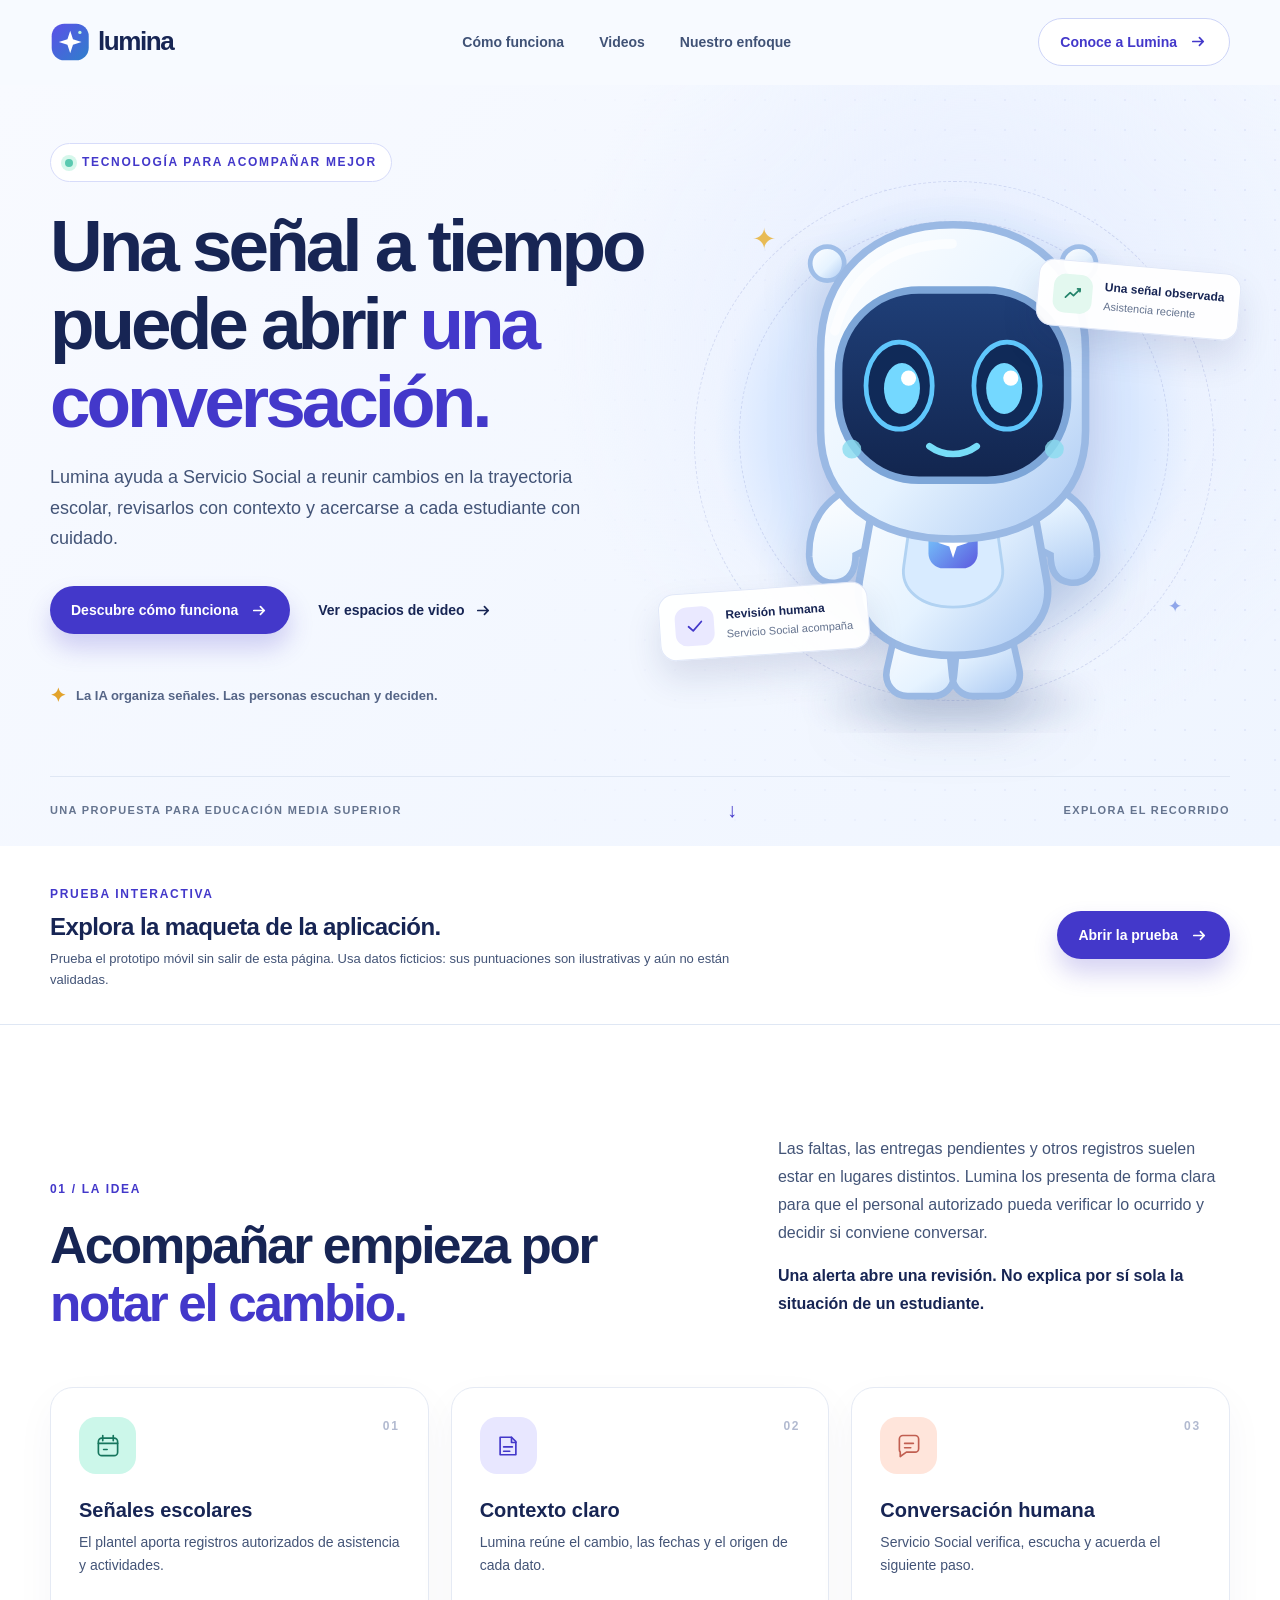
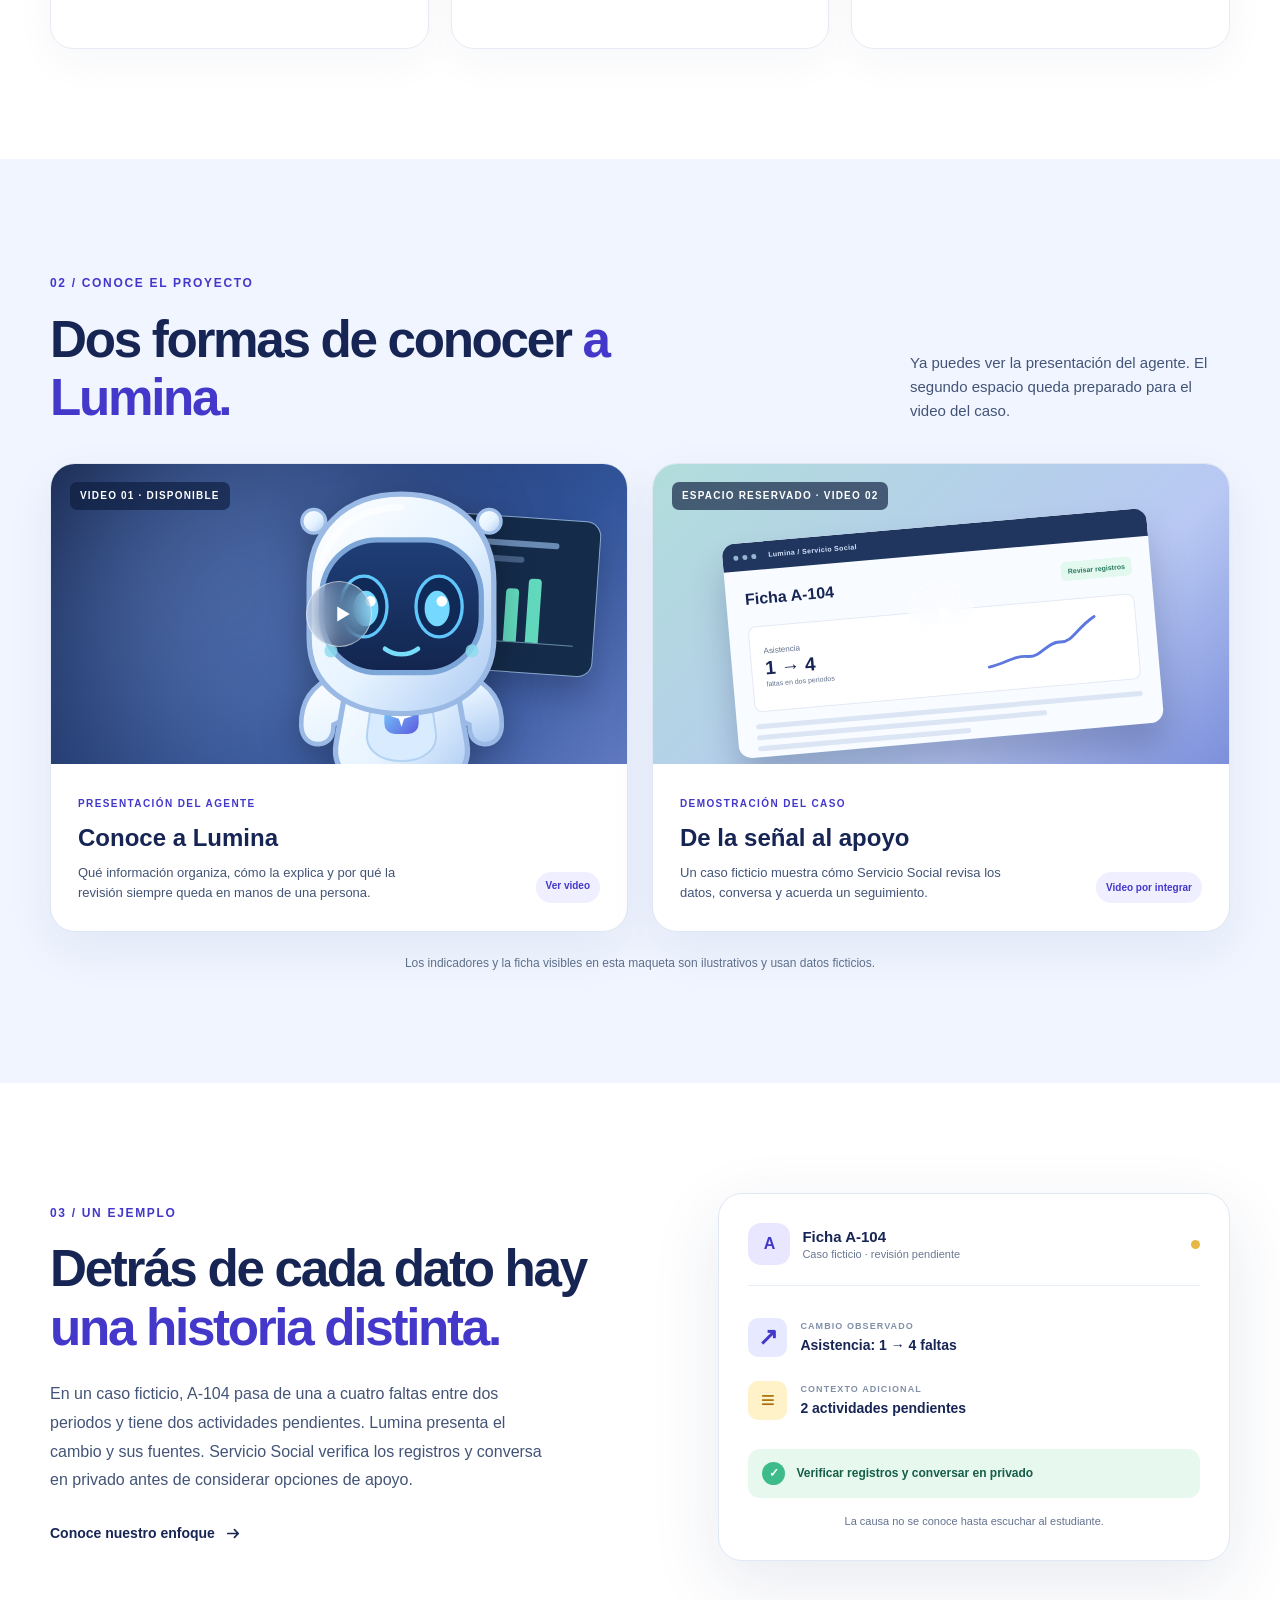
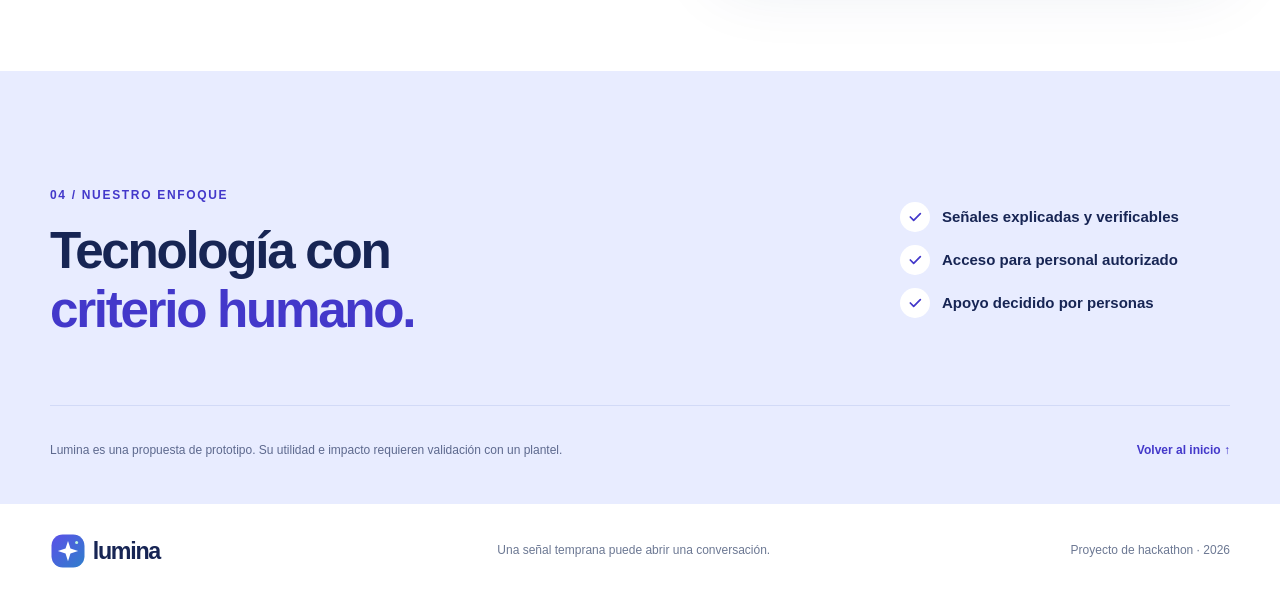
<file: landing/index.html>
<!doctype html>
<html lang="es">
<head>
  <meta charset="utf-8">
  <meta name="viewport" content="width=device-width, initial-scale=1">
  <meta name="description" content="Lumina ayuda a Servicio Social a reconocer señales escolares y abrir conversaciones de apoyo a tiempo.">
  <meta name="theme-color" content="#f7faff">
  <title>Lumina — Una señal puede abrir una conversación</title>
  <link rel="icon" href="assets/logo.svg" type="image/svg+xml">
  <link rel="stylesheet" href="styles.css?v=4">
  <script defer src="script.js?v=4"></script>
</head>
<body>
  <a class="skip-link" href="#contenido">Saltar al contenido</a>
  <header class="site-header">
    <div class="container header-inner">
      <a class="brand" href="#inicio" aria-label="Lumina, ir al inicio"><img src="assets/logo.svg" alt="" width="196" height="48"></a>
      <nav class="nav" aria-label="Navegación principal">
        <a href="#como-funciona">Cómo funciona</a>
        <a href="#videos">Videos</a>
        <a href="#confianza">Nuestro enfoque</a>
      </nav>
      <a class="header-cta" href="#videos"><span class="header-cta-full">Conoce a Lumina</span><span class="header-cta-short">Videos</span><svg viewBox="0 0 20 20" aria-hidden="true"><path d="M4 10h11m-4-4 4 4-4 4"/></svg></a>
    </div>
  </header>

  <main id="contenido">
    <section class="hero" id="inicio" aria-labelledby="hero-title">
      <div class="hero-pattern" aria-hidden="true"></div>
      <div class="container hero-grid">
        <div class="hero-copy reveal">
          <span class="eyebrow"><span class="eyebrow-dot"></span> Tecnología para acompañar mejor</span>
          <h1 id="hero-title">Una señal a tiempo puede abrir <em>una conversación.</em></h1>
          <p>Lumina ayuda a Servicio Social a reunir cambios en la trayectoria escolar, revisarlos con contexto y acercarse a cada estudiante con cuidado.</p>
          <div class="hero-actions">
            <a class="button button-primary" href="#como-funciona">Descubre cómo funciona <svg viewBox="0 0 20 20" aria-hidden="true"><path d="M4 10h11m-4-4 4 4-4 4"/></svg></a>
            <a class="text-link" href="#videos">Ver espacios de video <svg viewBox="0 0 20 20" aria-hidden="true"><path d="M4 10h11m-4-4 4 4-4 4"/></svg></a>
          </div>
          <div class="hero-note"><span class="note-icon" aria-hidden="true">✦</span><span>La IA organiza señales. Las personas escuchan y deciden.</span></div>
        </div>
        <div class="hero-art reveal" aria-label="Ilustración del agente Lumina junto a tarjetas de señales escolares">
          <div class="art-orbit art-orbit-one" aria-hidden="true"></div><div class="art-orbit art-orbit-two" aria-hidden="true"></div>
          <div class="art-glow" aria-hidden="true"></div>
          <div class="float-card float-card-top" aria-hidden="true"><span class="signal-icon"><svg viewBox="0 0 24 24"><path d="M4 16.5 9 11l4 3 7-8"/><path d="M17 6h3v3"/></svg></span><span><strong>Una señal observada</strong><small>Asistencia reciente</small></span></div>
          <svg class="agent" xmlns="http://www.w3.org/2000/svg" viewBox="0 0 520 560" width="520" height="560" aria-hidden="true" focusable="false">
            <defs>
              <linearGradient id="body" x1="0" y1="0" x2="1" y2="1"><stop stop-color="#fff"/><stop offset=".55" stop-color="#E6F3FF"/><stop offset="1" stop-color="#A9C8F2"/></linearGradient>
              <linearGradient id="face" x1="0" y1="0" x2="0" y2="1"><stop stop-color="#1F3F78"/><stop offset="1" stop-color="#12254E"/></linearGradient>
              <linearGradient id="blue" x1="0" y1="0" x2="1" y2="1"><stop stop-color="#7AD6FF"/><stop offset="1" stop-color="#5C59DF"/></linearGradient>
              <filter id="shadow" x="-40%" y="-40%" width="180%" height="180%"><feGaussianBlur stdDeviation="18"/></filter>
            </defs>
            <ellipse cx="260" cy="528" rx="139" ry="19" fill="#26437D" opacity=".16" filter="url(#shadow)"/>
            <path d="M161 102 132 70M359 102l29-32" stroke="#9FBEE8" stroke-width="15" stroke-linecap="round"/>
            <circle cx="127" cy="64" r="18" fill="url(#body)" stroke="#9FBEE8" stroke-width="5"/><circle cx="393" cy="64" r="18" fill="url(#body)" stroke="#9FBEE8" stroke-width="5"/>
            <path d="M161 296c-39 17-54 42-53 78 1 18 13 29 29 27 14-2 20-13 20-29l34-17M359 296c39 17 54 42 53 78-1 18-13 29-29 27-14-2-20-13-20-29l-34-17" fill="url(#body)" stroke="#9AB9E4" stroke-width="7" stroke-linecap="round"/>
            <path d="M205 426 190 493c-3 15 7 28 22 28h27c12 0 21-9 22-21l7-69M315 426l15 67c3 15-7 28-22 28h-27c-12 0-21-9-22-21l-7-69" fill="url(#body)" stroke="#9AB9E4" stroke-width="7"/>
            <path d="M183 276c9-20 36-29 77-29s68 9 77 29l22 123c8 45-32 79-99 79s-107-34-99-79l22-123Z" fill="url(#body)" stroke="#9AB9E4" stroke-width="8"/>
            <path d="M219 305c18-9 64-9 82 0l11 78c4 25-17 44-52 44s-56-19-52-44l11-78Z" fill="#D8EBFF" stroke="#B1D2F2" stroke-width="3"/>
            <rect x="234" y="334" width="52" height="52" rx="16" fill="url(#blue)"/>
            <path d="m260 343 4 12 12 4-12 4-4 12-4-12-12-4 12-4 4-12Z" fill="#fff"/>
            <path d="M120 156c0-79 54-133 140-133s140 54 140 133v85c0 73-59 114-140 114s-140-41-140-114v-85Z" fill="url(#body)" stroke="#9AB9E4" stroke-width="8"/>
            <rect x="139" y="92" width="242" height="201" rx="85" fill="url(#face)" stroke="#7DA6D8" stroke-width="8"/>
            <ellipse cx="203" cy="193" rx="35" ry="46" fill="#102A58" stroke="#5FC7FC" stroke-width="5"/>
            <ellipse cx="317" cy="193" rx="35" ry="46" fill="#102A58" stroke="#5FC7FC" stroke-width="5"/>
            <g data-eye="left"><ellipse cx="206" cy="196" rx="19" ry="27" fill="#74D8FF"/><circle cx="213" cy="185" r="8" fill="#fff"/></g>
            <g data-eye="right"><ellipse cx="314" cy="196" rx="19" ry="27" fill="#74D8FF"/><circle cx="321" cy="185" r="8" fill="#fff"/></g>
            <path d="M235 257c15 11 35 11 50 0" stroke="#77DDF8" stroke-width="7" stroke-linecap="round" fill="none"/>
            <circle cx="153" cy="260" r="10" fill="#89DCEF" opacity=".8"/><circle cx="367" cy="260" r="10" fill="#89DCEF" opacity=".8"/>
            <path d="M135 135c16-56 56-91 124-92" stroke="#fff" stroke-width="10" opacity=".65" stroke-linecap="round" fill="none"/>
          </svg>
          <div class="float-card float-card-bottom" aria-hidden="true"><span class="small-check"><svg viewBox="0 0 24 24"><path d="m5 12 5 5L20 7"/></svg></span><span><strong>Revisión humana</strong><small>Servicio Social acompaña</small></span></div>
          <span class="sparkle sparkle-one" aria-hidden="true">✦</span><span class="sparkle sparkle-two" aria-hidden="true">✦</span>
        </div>
      </div>
      <div class="container hero-bottom"><span>Una propuesta para educación media superior</span><span aria-hidden="true">↓</span><span>Explora el recorrido</span></div>
    </section>

    <section class="demo-entry" aria-labelledby="demo-entry-title">
      <div class="container demo-entry-inner">
        <div><span class="kicker">PRUEBA INTERACTIVA</span><h2 id="demo-entry-title">Explora la maqueta de la aplicación.</h2><p>Prueba el prototipo móvil sin salir de esta página. Usa datos ficticios: sus puntuaciones son ilustrativas y aún no están validadas.</p></div>
        <a class="button button-primary" href="prueba.html" data-demo-open>Abrir la prueba <svg viewBox="0 0 20 20" aria-hidden="true"><path d="M4 10h11m-4-4 4 4-4 4"/></svg></a>
      </div>
    </section>

    <section class="intro section" id="como-funciona" aria-labelledby="intro-title">
      <div class="container intro-grid">
        <div class="section-heading reveal"><span class="kicker">01 / LA IDEA</span><h2 id="intro-title">Acompañar empieza por <span>notar el cambio.</span></h2></div>
        <div class="intro-copy reveal"><p>Las faltas, las entregas pendientes y otros registros suelen estar en lugares distintos. Lumina los presenta de forma clara para que el personal autorizado pueda verificar lo ocurrido y decidir si conviene conversar.</p><p class="subtle">Una alerta abre una revisión. No explica por sí sola la situación de un estudiante.</p></div>
      </div>
      <div class="container steps">
        <article class="step reveal"><span class="step-number">01</span><div class="step-icon mint"><svg viewBox="0 0 32 32" aria-hidden="true"><rect x="5" y="7" width="22" height="20" rx="4"/><path d="M10 4v6m12-6v6M5 13h22m-16 7h4"/></svg></div><h3>Señales escolares</h3><p>El plantel aporta registros autorizados de asistencia y actividades.</p></article>
        <article class="step reveal"><span class="step-number">02</span><div class="step-icon lavender"><svg viewBox="0 0 32 32" aria-hidden="true"><path d="M7 6h13l5 5v15H7z"/><path d="M20 6v6h5M11 17h10m-10 5h7"/></svg></div><h3>Contexto claro</h3><p>Lumina reúne el cambio, las fechas y el origen de cada dato.</p></article>
        <article class="step reveal"><span class="step-number">03</span><div class="step-icon peach"><svg viewBox="0 0 32 32" aria-hidden="true"><path d="M5 8a4 4 0 0 1 4-4h14a4 4 0 0 1 4 4v11a4 4 0 0 1-4 4H13l-7 5v-5a4 4 0 0 1-1-3z"/><path d="M11 13h10m-10 5h7"/></svg></div><h3>Conversación humana</h3><p>Servicio Social verifica, escucha y acuerda el siguiente paso.</p></article>
      </div>
    </section>

    <section class="media-section section" id="videos" aria-labelledby="videos-title">
      <div class="container">
        <div class="media-heading reveal"><div><span class="kicker">02 / CONOCE EL PROYECTO</span><h2 id="videos-title">Dos formas de conocer <span>a Lumina.</span></h2></div><p>Ya puedes ver la presentación del agente. El segundo espacio queda preparado para el video del caso.</p></div>
        <div class="video-grid">
          <article class="video-card reveal" aria-labelledby="video-one-title">
            <div class="video-poster agent-poster">
              <div class="poster-glow" aria-hidden="true"></div>
              <img src="assets/agent.svg" alt="" loading="lazy" width="520" height="560">
              <div class="poster-ui" aria-hidden="true"><span class="ui-line line-long"></span><span class="ui-line line-medium"></span><span class="ui-chart"><i></i><i></i><i></i><i></i><i></i></span></div>
              <span class="video-label">VIDEO 01 · DISPONIBLE</span>
              <a class="video-open" href="assets/video_a2.mp4" data-video-open aria-label="Reproducir video: Conoce a Lumina"><span class="play-mark" aria-hidden="true"><svg viewBox="0 0 24 24"><path d="m9 6 10 6-10 6z"/></svg></span></a>
            </div>
            <div class="video-info"><div><span class="card-overline">PRESENTACIÓN DEL AGENTE</span><h3 id="video-one-title">Conoce a Lumina</h3><p>Qué información organiza, cómo la explica y por qué la revisión siempre queda en manos de una persona.</p></div><a class="coming-soon" href="assets/video_a2.mp4" data-video-open>Ver video</a></div>
          </article>
          <article class="video-card reveal" aria-labelledby="video-two-title">
            <div class="video-poster demo-poster">
              <div class="demo-window" aria-hidden="true"><div class="demo-top"><span></span><span></span><span></span><b>Lumina / Servicio Social</b></div><div class="demo-body"><div class="demo-title"><span>Ficha A-104</span><small>Revisar registros</small></div><div class="demo-stat"><div><small>Asistencia</small><strong>1 → 4</strong><span>faltas en dos periodos</span></div><svg viewBox="0 0 160 80"><path d="M5 65C30 61 40 52 59 55s28-18 46-16 24-17 50-31"/></svg></div><div class="demo-bars"><span></span><span></span><span></span></div></div></div>
              <span class="video-label">ESPACIO RESERVADO · VIDEO 02</span>
              <span class="play-mark" aria-hidden="true"><svg viewBox="0 0 24 24"><path d="m9 6 10 6-10 6z"/></svg></span>
            </div>
            <div class="video-info"><div><span class="card-overline">DEMOSTRACIÓN DEL CASO</span><h3 id="video-two-title">De la señal al apoyo</h3><p>Un caso ficticio muestra cómo Servicio Social revisa los datos, conversa y acuerda un seguimiento.</p></div><button class="coming-soon" type="button" disabled title="Pendiente de recibir el segundo video">Video por integrar</button></div>
          </article>
        </div>
        <p class="media-footnote">Los indicadores y la ficha visibles en esta maqueta son ilustrativos y usan datos ficticios.</p>
      </div>
    </section>

    <section class="story section" aria-labelledby="story-title">
      <div class="container story-grid">
        <div class="story-copy reveal"><span class="kicker">03 / UN EJEMPLO</span><h2 id="story-title">Detrás de cada dato hay <span>una historia distinta.</span></h2><p>En un caso ficticio, A-104 pasa de una a cuatro faltas entre dos periodos y tiene dos actividades pendientes. Lumina presenta el cambio y sus fuentes. Servicio Social verifica los registros y conversa en privado antes de considerar opciones de apoyo.</p><a class="text-link" href="#confianza">Conoce nuestro enfoque <svg viewBox="0 0 20 20" aria-hidden="true"><path d="M4 10h11m-4-4 4 4-4 4"/></svg></a></div>
        <div class="story-visual reveal" aria-label="Esquema de revisión del caso ficticio A-104"><div class="case-head"><span class="case-avatar">A</span><span><strong>Ficha A-104</strong><small>Caso ficticio · revisión pendiente</small></span><span class="case-dot"></span></div><div class="case-divider"></div><div class="case-signal"><span class="mini-symbol">↗</span><div><small>CAMBIO OBSERVADO</small><strong>Asistencia: 1 → 4 faltas</strong></div></div><div class="case-signal"><span class="mini-symbol yellow">≡</span><div><small>CONTEXTO ADICIONAL</small><strong>2 actividades pendientes</strong></div></div><div class="case-action"><span class="action-check">✓</span><span>Verificar registros y conversar en privado</span></div><p>La causa no se conoce hasta escuchar al estudiante.</p></div>
      </div>
    </section>

    <section class="trust section" id="confianza" aria-labelledby="trust-title"><div class="container trust-inner reveal"><div><span class="kicker">04 / NUESTRO ENFOQUE</span><h2 id="trust-title">Tecnología con <span>criterio humano.</span></h2></div><div class="trust-points"><p><svg viewBox="0 0 24 24" aria-hidden="true"><path d="m5 12 5 5L20 7"/></svg> Señales explicadas y verificables</p><p><svg viewBox="0 0 24 24" aria-hidden="true"><path d="m5 12 5 5L20 7"/></svg> Acceso para personal autorizado</p><p><svg viewBox="0 0 24 24" aria-hidden="true"><path d="m5 12 5 5L20 7"/></svg> Apoyo decidido por personas</p></div></div><div class="container trust-bottom"><p>Lumina es una propuesta de prototipo. Su utilidad e impacto requieren validación con un plantel.</p><a href="#inicio">Volver al inicio ↑</a></div></section>
  </main>
  <footer class="site-footer"><div class="container footer-inner"><img src="assets/logo.svg" alt="Lumina" width="147" height="36"><span>Una señal temprana puede abrir una conversación.</span><span>Proyecto de hackathon · 2026</span></div></footer>
  <dialog class="demo-dialog" id="demo-dialog" aria-labelledby="demo-dialog-title">
    <div class="demo-dialog-shell">
      <div class="demo-dialog-header">
        <div><span class="demo-dialog-eyebrow">PRUEBA INTERACTIVA</span><h2 id="demo-dialog-title">Conoce a Lumina</h2></div>
        <button class="demo-close" type="button" aria-label="Cerrar la prueba" data-demo-close><svg viewBox="0 0 24 24" aria-hidden="true"><path d="M5 5 19 19M19 5 5 19"/></svg><span>Cerrar</span></button>
      </div>
      <iframe id="demo-frame" title="Prueba interactiva de Lumina" data-src="prueba.html?embed=1"></iframe>
    </div>
  </dialog>
  <dialog class="demo-dialog video-dialog" id="video-dialog" aria-labelledby="video-dialog-title">
    <div class="demo-dialog-shell">
      <div class="demo-dialog-header">
        <div><span class="demo-dialog-eyebrow">VIDEO 01 · PRESENTACIÓN</span><h2 id="video-dialog-title">Conoce a Lumina</h2></div>
        <button class="demo-close" type="button" aria-label="Cerrar el video" data-video-close><svg viewBox="0 0 24 24" aria-hidden="true"><path d="M5 5 19 19M19 5 5 19"/></svg><span>Cerrar</span></button>
      </div>
      <video id="intro-video" controls playsinline preload="metadata"><source src="assets/video_a2.mp4" type="video/mp4">Tu navegador no puede reproducir este video.</video>
    </div>
  </dialog>
</body>
</html>
</file>
<file: landing/styles.css>
:root{--ink:#172554;--ink-soft:#435477;--brand:#4338ca;--brand-dark:#3126ad;--surface:#fff;--bg:#f7faff;--line:#dfe7f4;--mint:#ccf7ea;--lavender:#e8e7ff;--yellow:#fde68a;--peach:#ffe5db;--radius:26px;--shadow:0 22px 70px rgba(32,53,107,.1)}
*{box-sizing:border-box}html{scroll-behavior:smooth}body{margin:0;color:var(--ink);background:var(--bg);font:400 16px/1.6 "DM Sans","Avenir Next",Avenir,Arial,sans-serif;-webkit-font-smoothing:antialiased}img,svg{display:block}a{color:inherit;text-decoration:none}button,a{-webkit-tap-highlight-color:transparent}a:focus-visible{outline:3px solid #e88728;outline-offset:5px;border-radius:8px}::selection{background:#d9d8ff;color:var(--ink)}.container{width:min(1180px,calc(100% - 48px));margin-inline:auto}.section{padding:110px 0}.skip-link{position:absolute;z-index:1000;top:-100px;left:20px;background:#fff;padding:10px 16px;border-radius:9px}.skip-link:focus{top:10px}.site-header{position:sticky;top:0;z-index:50;background:rgba(247,250,255,.91);backdrop-filter:blur(18px);border-bottom:1px solid transparent;transition:border-color .25s,box-shadow .25s}.site-header.is-scrolled{border-color:var(--line);box-shadow:0 10px 30px rgba(29,46,91,.05)}.header-inner{min-height:84px;display:flex;align-items:center;justify-content:space-between;gap:24px}.brand img{width:165px;height:auto}.nav{display:flex;align-items:center;gap:35px;font-size:14px;font-weight:700;color:#405276}.nav a{padding:10px 0;transition:color .2s}.nav a:hover,.text-link:hover{color:var(--brand)}.header-cta,.button{display:inline-flex;align-items:center;justify-content:center;gap:12px;min-height:48px;padding:12px 21px;border-radius:100px;font-weight:800;font-size:14px;white-space:nowrap;transition:transform .2s,background .2s,box-shadow .2s}.header-cta{border:1px solid #cdd4f7;background:#fff;color:var(--brand)}.header-cta:hover,.button:hover{transform:translateY(-2px);box-shadow:0 12px 25px rgba(67,56,202,.15)}.header-cta svg,.button svg,.text-link svg{width:19px;height:19px;fill:none;stroke:currentColor;stroke-width:1.8;stroke-linecap:round;stroke-linejoin:round}.button-primary{background:var(--brand);color:#fff;box-shadow:0 14px 25px rgba(67,56,202,.22)}.button-primary:hover{background:var(--brand-dark)}.text-link{display:inline-flex;align-items:center;gap:9px;color:var(--ink);font-size:14px;font-weight:800;min-height:44px;transition:color .2s}.text-link svg{transition:transform .2s}.text-link:hover svg{transform:translateX(3px)}
.hero{position:relative;overflow:hidden;background:radial-gradient(circle at 76% 34%,#e5edff 0,transparent 38%),linear-gradient(135deg,#f8faff 0%,#eff5ff 100%)}.hero-pattern{position:absolute;inset:0;pointer-events:none;background-image:radial-gradient(#7c87dc 1px,transparent 1px);background-size:30px 30px;opacity:.12;mask-image:linear-gradient(90deg,transparent 36%,#000 100%)}.hero-grid{position:relative;display:grid;grid-template-columns:1.05fr .95fr;align-items:center;min-height:625px;gap:16px}.hero-copy{padding:58px 0 65px;position:relative;z-index:2}.eyebrow,.kicker,.card-overline{font-size:12px;font-weight:900;letter-spacing:.14em;text-transform:uppercase;color:var(--brand)}.eyebrow{display:inline-flex;align-items:center;gap:9px;border:1px solid #d7dcfa;padding:9px 14px;border-radius:100px;background:#fff}.eyebrow-dot{height:8px;width:8px;background:#5ac9b0;border-radius:50%;box-shadow:0 0 0 4px #d6f7eb}h1,h2,h3,p{margin-top:0}h1,h2,h3{font-family:Nunito,"Avenir Next",Avenir,Arial,sans-serif}h1{max-width:710px;margin:25px 0 22px;font-size:clamp(48px,5.7vw,78px);line-height:1.065;letter-spacing:-.055em;font-weight:900}h1 em{font-style:normal;color:var(--brand)}.hero-copy>p{max-width:550px;font-size:18px;line-height:1.7;color:var(--ink-soft)}.hero-actions{display:flex;align-items:center;gap:28px;margin-top:32px;flex-wrap:wrap}.hero-note{display:flex;align-items:center;gap:10px;margin-top:47px;color:#556587;font-size:13px;font-weight:700}.note-icon{color:#e2a32c;font-size:19px}.hero-art{height:570px;position:relative;isolation:isolate;display:flex;align-items:flex-end;justify-content:center}.art-glow{position:absolute;z-index:-2;width:490px;height:490px;left:50%;top:40px;transform:translateX(-50%);border-radius:50%;background:radial-gradient(circle,#d5dcff 0,#d9e8ff 52%,transparent 69%)}.art-orbit{position:absolute;border:1.5px dashed rgba(85,100,186,.18);border-radius:50%;z-index:-1}.art-orbit-one{width:430px;height:430px;top:75px}.art-orbit-two{width:520px;height:520px;top:35px}.agent{height:530px;width:auto;max-width:100%;filter:drop-shadow(0 25px 24px rgba(31,51,108,.17));transform:translateY(17px)}.float-card{position:absolute;z-index:3;display:flex;align-items:center;gap:12px;min-width:190px;padding:13px 15px;border:1px solid #e1e8f8;background:rgba(255,255,255,.96);box-shadow:0 18px 35px rgba(33,48,105,.13);border-radius:16px}.float-card strong,.float-card small{display:block;line-height:1.35}.float-card strong{font-size:12px}.float-card small{font-size:11px;color:#63728e;margin-top:4px}.float-card-top{top:120px;right:-10px;transform:rotate(5deg)}.float-card-bottom{bottom:61px;left:-18px;transform:rotate(-4deg)}.signal-icon,.small-check{display:grid;place-items:center;flex:none;width:39px;height:39px;border-radius:12px;background:#e3f8ef;color:#23836a}.signal-icon svg,.small-check svg{width:21px;height:21px;fill:none;stroke:currentColor;stroke-width:2;stroke-linecap:round;stroke-linejoin:round}.small-check{background:#eae9ff;color:var(--brand)}.sparkle{position:absolute;font-size:29px;color:#e8bb55}.sparkle-one{top:70px;left:75px}.sparkle-two{right:48px;bottom:96px;font-size:17px;color:#8fa6ea}.hero-bottom{position:relative;display:flex;align-items:center;justify-content:space-between;padding:17px 0 20px;border-top:1px solid #dfe7f4;color:#65748f;font-size:11px;font-weight:800;letter-spacing:.12em;text-transform:uppercase}.hero-bottom span:nth-child(2){font-size:20px;color:var(--brand)}
.intro{background:#fff}.intro-grid{display:grid;grid-template-columns:1fr .72fr;gap:100px;align-items:end}.section-heading h2,.media-heading h2,.story h2,.trust h2{font-size:clamp(35px,4vw,54px);line-height:1.14;letter-spacing:-.045em;font-weight:900;margin:16px 0 0}.section-heading h2 span,.media-heading h2 span,.story h2 span,.trust h2 span{color:var(--brand)}.intro-copy p{color:var(--ink-soft);font-size:16px;line-height:1.75;margin:0 0 15px}.intro-copy .subtle{font-weight:800;color:var(--ink)}.steps{display:grid;grid-template-columns:repeat(3,1fr);gap:22px;margin-top:54px}.step{position:relative;min-height:262px;padding:29px 28px;border:1px solid #e5eaf4;border-radius:23px;background:#fff;box-shadow:0 14px 40px rgba(36,56,103,.04)}.step-number{position:absolute;top:29px;right:28px;color:#b2bad0;font-size:12px;font-weight:900;letter-spacing:.15em}.step-icon{display:grid;place-items:center;width:57px;height:57px;border-radius:17px;margin-bottom:24px}.step-icon.mint{background:var(--mint);color:#16755d}.step-icon.lavender{background:var(--lavender);color:var(--brand)}.step-icon.peach{background:var(--peach);color:#c15f51}.step-icon svg{width:28px;height:28px;fill:none;stroke:currentColor;stroke-width:1.9;stroke-linecap:round;stroke-linejoin:round}.step h3{font-size:20px;line-height:1.25;margin-bottom:8px}.step p{font-size:14px;line-height:1.6;color:var(--ink-soft);margin:0}
.media-section{background:#f0f5ff}.media-heading{display:flex;align-items:end;justify-content:space-between;gap:55px;margin-bottom:35px}.media-heading h2{max-width:600px}.media-heading p{max-width:320px;margin:0 0 5px;color:var(--ink-soft);font-size:15px}.video-grid{display:grid;grid-template-columns:repeat(2,minmax(0,1fr));gap:24px}.video-card{overflow:hidden;background:#fff;border-radius:25px;border:1px solid #dfe6f3;box-shadow:0 18px 48px rgba(34,59,113,.07)}.video-poster{position:relative;height:300px;overflow:hidden;isolation:isolate}.agent-poster{background:linear-gradient(130deg,#142348,#315399 70%,#617ac1)}.poster-glow{position:absolute;width:370px;height:370px;left:0;top:-48px;border-radius:50%;background:#7194d9;filter:blur(80px);opacity:.48}.agent-poster>img{position:absolute;z-index:1;height:370px;width:auto;bottom:-85px;left:31%;filter:drop-shadow(0 10px 18px rgba(0,0,0,.28))}.poster-ui{position:absolute;right:30px;top:52px;width:178px;height:156px;padding:23px 20px;background:#142b4a;border:1px solid #88a8ce;border-radius:15px;box-shadow:0 17px 32px rgba(0,0,0,.2);transform:rotate(4deg)}.ui-line{display:block;height:6px;border-radius:9px;background:#80a3cf;margin-bottom:10px;opacity:.8}.line-long{width:85%}.line-medium{width:60%;opacity:.45}.ui-chart{display:flex;align-items:end;gap:9px;height:70px;border-bottom:1px solid #668ca8}.ui-chart i{display:block;width:13px;background:#62d9bd;border-radius:4px 4px 0 0}.ui-chart i:nth-child(1){height:26px}.ui-chart i:nth-child(2){height:38px}.ui-chart i:nth-child(3){height:34px}.ui-chart i:nth-child(4){height:53px}.ui-chart i:nth-child(5){height:64px}.video-label{position:absolute;z-index:4;top:18px;left:19px;padding:6px 10px;border-radius:7px;background:rgba(13,28,61,.66);color:#fff;font-size:10px;font-weight:900;letter-spacing:.12em}.play-mark{position:absolute;z-index:5;left:50%;top:50%;transform:translate(-50%,-50%);display:grid;place-items:center;width:66px;height:66px;border:1px solid rgba(255,255,255,.55);border-radius:50%;background:rgba(255,255,255,.19);backdrop-filter:blur(12px);color:#fff;pointer-events:none}.play-mark svg{width:30px;height:30px;fill:currentColor;stroke:none;margin-left:3px}.video-info{display:flex;align-items:end;justify-content:space-between;gap:18px;padding:25px 27px 28px}.card-overline{font-size:10px}.video-info h3{font-size:24px;margin:5px 0 5px}.video-info p{max-width:350px;color:var(--ink-soft);font-size:13px;line-height:1.55;margin:0}.coming-soon{display:block;flex:none;padding:7px 10px;border-radius:100px;background:#f0efff;color:var(--brand);font-size:10px;font-weight:900;white-space:nowrap}.demo-poster{display:flex;align-items:center;justify-content:center;background:linear-gradient(135deg,#b1dddb,#b8c8f3 68%,#7c8fdb)}.demo-window{width:74%;height:215px;background:#f8fbff;border-radius:13px;box-shadow:0 25px 35px rgba(23,37,84,.25);transform:rotate(-5deg) translateY(20px);overflow:hidden}.demo-top{height:28px;background:#20365f;display:flex;align-items:center;gap:4px;padding:0 11px;color:#d8e7ff}.demo-top span{height:5px;width:5px;border-radius:50%;background:#96b4d2}.demo-top b{margin-left:8px;font-size:7px;letter-spacing:.05em}.demo-body{padding:16px 19px}.demo-title{display:flex;align-items:center;justify-content:space-between;font-weight:900;font-size:16px}.demo-title small{background:#e3f8ef;padding:4px 7px;border-radius:5px;color:#287961;font-size:7px}.demo-stat{display:flex;justify-content:space-between;align-items:center;margin-top:14px;padding:13px;border:1px solid #e4eaf4;border-radius:8px;background:#fff}.demo-stat small,.demo-stat strong,.demo-stat span{display:block;line-height:1.25}.demo-stat small{font-size:8px;color:#60718d}.demo-stat strong{font-size:19px}.demo-stat span{font-size:7px;color:#60718d}.demo-stat svg{width:46%;height:58px;fill:none;stroke:#5d78df;stroke-width:4;stroke-linecap:round}.demo-bars{display:flex;flex-direction:column;gap:6px;margin-top:12px}.demo-bars span{height:5px;background:#dce5f4;border-radius:10px}.demo-bars span:nth-child(2){width:75%}.demo-bars span:nth-child(3){width:55%}.media-footnote{text-align:center;font-size:12px;color:#60718c;margin:22px 0 0}
.story{background:#fff}.story-grid{display:grid;grid-template-columns:1fr .9fr;align-items:center;gap:100px}.story-copy p{max-width:500px;color:var(--ink-soft);line-height:1.8;margin:23px 0 16px}.story-visual{padding:29px;background:#fff;border:1px solid #e0e8f5;border-radius:24px;box-shadow:var(--shadow);transform:rotate(1deg)}.case-head{display:flex;align-items:center;gap:12px}.case-avatar{display:grid;place-items:center;width:42px;height:42px;border-radius:13px;background:var(--lavender);color:var(--brand);font-weight:900}.case-head strong,.case-head small{display:block;line-height:1.35}.case-head strong{font-size:15px}.case-head small{font-size:11px;color:#6a7893}.case-dot{margin-left:auto;width:9px;height:9px;border-radius:50%;background:#e8b845}.case-divider{height:1px;background:#e7edf6;margin:20px 0}.case-signal{display:flex;align-items:center;gap:13px;padding:12px 0}.mini-symbol{display:grid;place-items:center;width:39px;height:39px;border-radius:10px;background:#e6e9ff;color:var(--brand);font-size:24px;font-weight:700}.mini-symbol.yellow{background:#fff1c8;color:#a87210}.case-signal small,.case-signal strong{display:block}.case-signal small{font-size:9px;color:#8290a7;letter-spacing:.12em;font-weight:900}.case-signal strong{font-size:14px}.case-action{display:flex;align-items:center;gap:11px;margin-top:17px;padding:13px 14px;border-radius:12px;background:#e7f8ef;color:#155e48;font-size:12px;font-weight:900}.action-check{display:grid;place-items:center;width:23px;height:23px;border-radius:50%;background:#3dbb89;color:#fff}.story-visual>p{font-size:11px;color:#64728f;margin:15px 0 0;text-align:center}.trust{background:#e8ecff;padding-bottom:31px}.trust-inner{display:flex;justify-content:space-between;align-items:center;gap:50px}.trust-inner h2{max-width:500px}.trust-points{display:grid;gap:13px;min-width:330px}.trust-points p{display:flex;align-items:center;gap:12px;font-size:15px;font-weight:800;margin:0}.trust-points svg{width:30px;height:30px;border-radius:50%;background:#fff;color:var(--brand);padding:7px;fill:none;stroke:currentColor;stroke-width:2.6;stroke-linecap:round;stroke-linejoin:round}.trust-bottom{display:flex;justify-content:space-between;align-items:center;gap:20px;border-top:1px solid #d2daf7;margin-top:66px;padding-top:23px;color:#5d698e;font-size:12px}.trust-bottom p{margin:0}.trust-bottom a{font-weight:900;color:var(--brand);min-height:44px;display:inline-flex;align-items:center}.site-footer{background:#fff}.footer-inner{display:flex;justify-content:space-between;align-items:center;gap:20px;padding:29px 0;color:#6c7893;font-size:12px}.footer-inner img{height:auto}
.will-reveal{opacity:0;transform:translateY(21px);transition:opacity .65s ease,transform .65s cubic-bezier(.2,.7,.2,1)}.will-reveal.is-visible{opacity:1;transform:translateY(0)}.steps .reveal:nth-child(2),.video-grid .reveal:nth-child(2){transition-delay:.1s}.steps .reveal:nth-child(3){transition-delay:.2s}
@media(max-width:1000px){.nav{gap:18px}.hero-grid{grid-template-columns:1fr .85fr;min-height:570px}.hero-art{height:495px}.agent{height:460px}.art-glow{width:390px;height:390px}.art-orbit-one{width:370px;height:370px}.art-orbit-two{width:450px;height:450px}.float-card-top{right:-20px}.float-card-bottom{left:-22px}.intro-grid,.story-grid{gap:50px}.video-info{display:block}.coming-soon{display:inline-block;margin-top:14px}.poster-ui{right:12px}}
@media(max-width:760px){.container{width:min(100% - 36px,580px)}.section{padding:78px 0}.header-inner{min-height:70px}.brand img{width:142px}.nav{display:none}.header-cta{font-size:12px;padding:10px 13px;min-height:44px}.hero-grid{display:flex;flex-direction:column;gap:0;min-height:0}.hero-copy{padding:65px 0 0}.hero-copy>p{font-size:16px}.hero-art{width:100%;height:425px;margin-top:0}.agent{height:410px}.art-glow{height:360px;width:360px;top:22px}.art-orbit-one{height:350px;width:350px;top:35px}.art-orbit-two{height:420px;width:420px;top:4px}.float-card-top{top:85px;right:0}.float-card-bottom{left:0;bottom:41px}.hero-bottom{font-size:9px}.intro-grid,.story-grid{grid-template-columns:1fr;gap:20px}.steps{grid-template-columns:1fr;gap:14px;margin-top:36px}.step{min-height:0;padding:22px 23px}.step-icon{margin-bottom:15px}.media-heading{display:block}.media-heading p{margin:17px 0 0;max-width:520px}.video-grid{grid-template-columns:1fr}.video-poster{height:310px}.story-visual{margin-top:18px}.trust-inner{display:block}.trust-points{margin-top:30px;min-width:0}.trust-bottom{margin-top:44px}.footer-inner{flex-wrap:wrap}.footer-inner span:last-child{width:100%}}
@media(max-width:420px){h1{font-size:46px}.hero-actions{gap:10px 20px}.hero-note{margin-top:28px}.hero-art{height:360px}.agent{height:345px}.art-glow{width:315px;height:315px}.art-orbit-one{width:295px;height:295px}.art-orbit-two{width:355px;height:355px}.float-card{min-width:0;padding:9px 10px;gap:7px}.float-card strong{font-size:10px}.float-card small{font-size:9px}.float-card-top{top:55px;right:-7px}.float-card-bottom{bottom:28px;left:-5px}.signal-icon,.small-check{width:31px;height:31px}.hero-bottom span:first-child{max-width:175px}.video-poster{height:245px}.agent-poster>img{height:300px;bottom:-65px}.poster-ui{width:140px;height:130px;padding:19px 14px;right:8px}.demo-window{width:85%}.video-info{padding:23px}.trust-bottom{align-items:start;flex-direction:column}.section-heading h2,.media-heading h2,.story h2,.trust h2{font-size:37px}}
@media(prefers-reduced-motion:reduce){html{scroll-behavior:auto}*,*::before,*::after{animation-duration:.01ms!important;transition-duration:.01ms!important}.will-reveal{opacity:1;transform:none}}
.header-cta-short{display:none}
@media(max-width:420px){.header-cta-full{display:none}.header-cta-short{display:inline}.header-inner{gap:8px}.brand img{width:124px}.header-cta{padding:9px 11px}}
.demo-entry{padding:34px 0;background:#fff;border-bottom:1px solid var(--line)}.demo-entry-inner{display:flex;align-items:center;justify-content:space-between;gap:30px}.demo-entry h2{font-size:24px;line-height:1.2;letter-spacing:-.025em;margin:7px 0}.demo-entry p{max-width:690px;margin:0;color:var(--ink-soft);font-size:13px}.demo-entry .button{flex:none}@media(max-width:760px){.demo-entry{padding:32px 0}.demo-entry-inner{display:block}.demo-entry .button{margin-top:20px}}
.demo-open{overflow:hidden}.demo-dialog{position:fixed;inset:0;width:min(1040px,calc(100vw - 40px));height:min(92dvh,940px);max-width:none;max-height:none;margin:auto;padding:0;border:1px solid #d8e2f3;border-radius:24px;background:#fff;box-shadow:0 30px 100px rgba(12,24,56,.28);overflow:hidden}.demo-dialog::backdrop{background:rgba(12,25,60,.66);backdrop-filter:blur(7px)}.demo-dialog-shell{display:flex;flex-direction:column;width:100%;height:100%}.demo-dialog-header{display:flex;align-items:center;justify-content:space-between;gap:16px;flex:none;min-height:70px;padding:12px 22px;background:#fff;border-bottom:1px solid var(--line)}.demo-dialog-eyebrow{display:block;color:var(--brand);font-size:10px;font-weight:900;letter-spacing:.13em}.demo-dialog-header h2{font-size:19px;line-height:1.1;margin:3px 0 0}.demo-close{display:inline-flex;align-items:center;gap:8px;min-height:44px;padding:8px 12px;border:1px solid var(--line);border-radius:12px;background:#f7faff;color:var(--ink);font:800 13px/1 "DM Sans","Avenir Next",Arial,sans-serif;cursor:pointer}.demo-close:hover{background:#eaefff}.demo-close:focus-visible{outline:3px solid #e88728;outline-offset:3px}.demo-close svg{width:18px;height:18px;fill:none;stroke:currentColor;stroke-width:2;stroke-linecap:round}.demo-dialog iframe{display:block;flex:1;min-height:0;width:100%;border:0;background:#111d35}@media(max-width:760px){.demo-dialog{width:100vw;height:100dvh;border:0;border-radius:0}.demo-dialog-header{min-height:62px;padding:8px 14px}.demo-dialog-header h2{font-size:17px}.demo-close{padding:8px 10px}}
.video-open{position:absolute;inset:0;z-index:5;display:grid;place-items:center;cursor:pointer}.video-open:focus-visible{outline:4px solid #f4bd50;outline-offset:-7px;border-radius:20px}.video-open .play-mark{position:static;transform:none;transition:background .2s,scale .2s}.video-open:hover .play-mark{background:rgba(255,255,255,.31);scale:1.08}.video-dialog video{display:block;flex:1;min-height:0;width:100%;height:100%;object-fit:contain;background:#111d35}.video-info .coming-soon{min-height:31px;align-self:flex-end;text-align:center}.video-info .coming-soon:hover{background:#e5e3ff}
.video-card{transition:transform .25s ease,box-shadow .25s ease,border-color .25s ease}.video-card:hover,.video-card:focus-within{transform:translateY(-5px);border-color:#c7d2fe;box-shadow:0 25px 60px rgba(34,59,113,.15)}.agent-poster>img{transition:transform .3s ease}.video-card:hover .agent-poster>img,.video-card:focus-within .agent-poster>img{transform:translateY(-5px) scale(1.02)}.demo-window{transition:transform .3s ease}.video-card:hover .demo-window{transform:rotate(-3deg) translateY(15px)}.video-card:hover .video-poster{filter:saturate(1.07)}
.video-open .play-mark{position:relative}.video-open .play-mark::after{content:"";position:absolute;inset:-8px;border:1.5px solid rgba(255,255,255,.85);border-radius:50%;opacity:0;transform:scale(.8);transition:opacity .25s,transform .35s}.video-open:hover .play-mark,.video-open:focus-visible .play-mark{background:rgba(255,255,255,.35);scale:1.13;box-shadow:0 0 0 7px rgba(255,255,255,.12),0 16px 35px rgba(11,30,68,.28)}.video-open:hover .play-mark::after,.video-open:focus-visible .play-mark::after{opacity:.85;transform:scale(1.12)}.video-info .coming-soon{border:0;font:900 10px/1.3 "DM Sans","Avenir Next",Arial,sans-serif;transition:transform .22s,box-shadow .22s,background .22s}.video-info a.coming-soon{cursor:pointer}.video-info button.coming-soon{cursor:not-allowed}.video-card:hover .coming-soon,.video-info a.coming-soon:focus-visible{transform:translateY(-3px);box-shadow:0 7px 15px rgba(67,56,202,.15);background:#e4e2ff}
.video-open .play-mark{transition:background .18s,scale .24s cubic-bezier(.2,.8,.25,1.35),box-shadow .24s}.video-open:active .play-mark{scale:.9;background:rgba(255,255,255,.48);box-shadow:0 0 0 3px rgba(255,255,255,.14),0 5px 12px rgba(11,30,68,.2)}.video-info a.coming-soon:active{transform:translateY(1px) scale(.94);box-shadow:0 2px 5px rgba(67,56,202,.1)}.button:active,.header-cta:active{transform:translateY(1px) scale(.97);box-shadow:0 3px 8px rgba(67,56,202,.13)}.demo-close:active{transform:scale(.96);background:#dddfff}
.video-open{left:0;top:0;width:100%;height:100%}.video-open .play-mark{position:absolute;left:50%;top:50%;transform:translate(-50%,-50%)}
.hero-art .agent [data-eye]{transition:transform 120ms ease-out}
@media(prefers-reduced-motion:reduce){.hero-art .agent [data-eye]{transition:none}}
</file>
